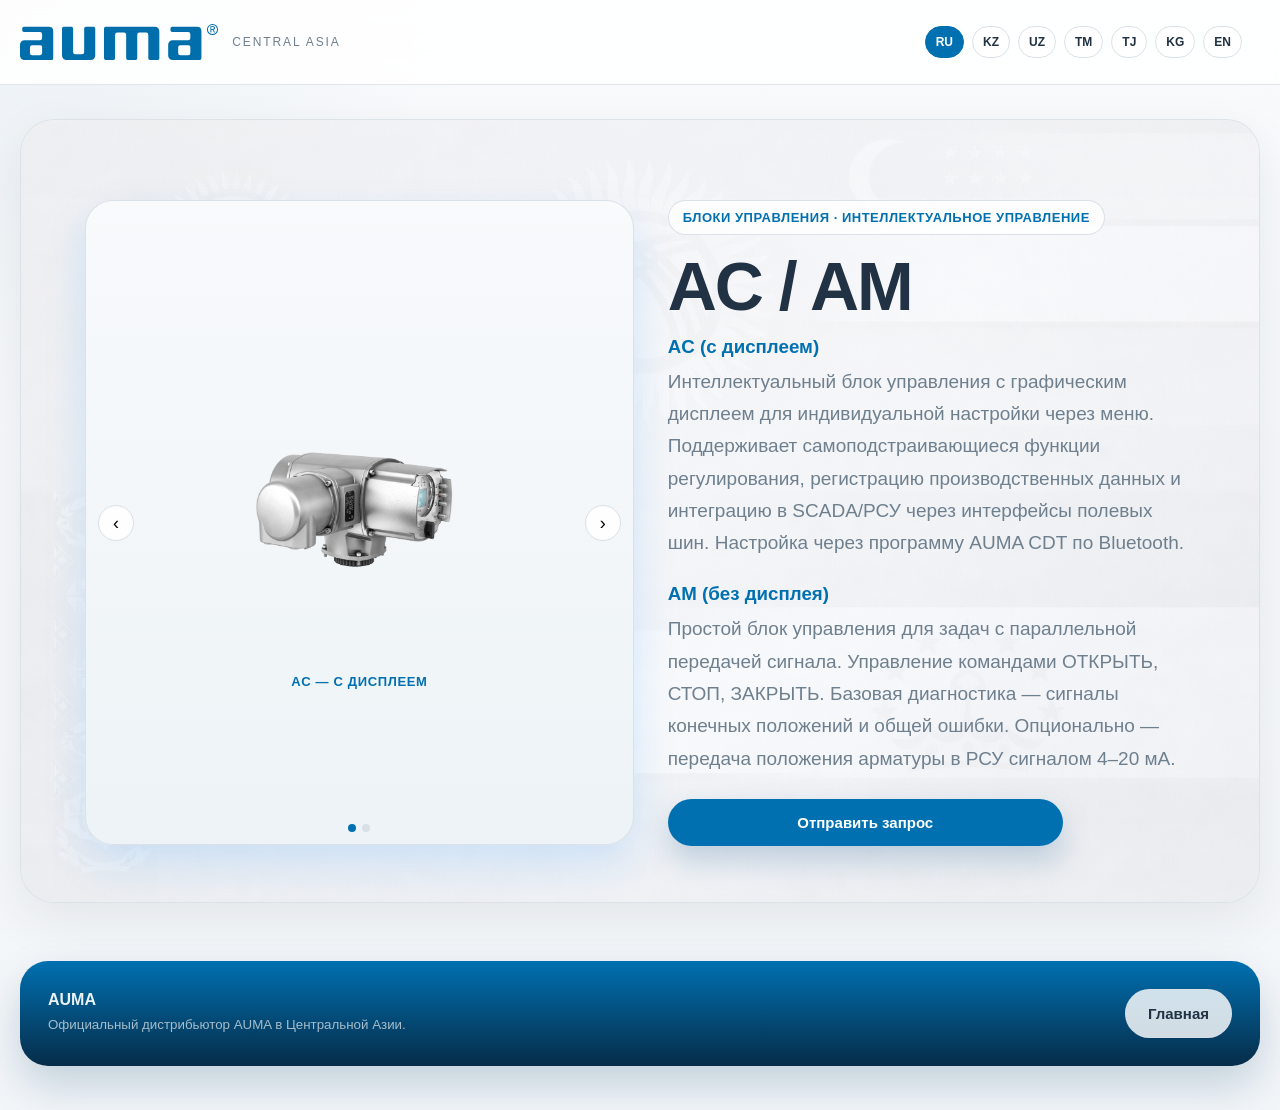
<file: ac-am.html>
<!DOCTYPE html>
<html lang="ru">
<head>
    <meta charset="UTF-8" />
    <meta name="viewport" content="width=device-width, initial-scale=1.0" />
    <title>AUMA Central Asia</title>
    <meta name="description" content="Официальный дистрибьютор AUMA в Центральной Азии. Электрические приводы, редукторы, блоки управления. Казахстан, Узбекистан, Кыргызстан, Таджикистан, Туркменистан.">
    <meta name="keywords" content="AUMA, электроприводы, арматура, Казахстан, Центральная Азия, дистрибьютор">
    <meta name="author" content="Actuator Service">

    <!-- Open Graph — как сайт выглядит при шеринге в мессенджерах -->
    <meta property="og:title" content="AUMA Central Asia — официальный дистрибьютор">
    <meta property="og:description" content="Электрические приводы и промышленная арматура для Центральной Азии.">
    <meta property="og:type" content="website">
    <meta property="og:url" content="https://auma.asia">

    <link rel="stylesheet" href="style.css" />
</head>
<body>  

    <header class="topbar">
        <div class="container topbar-inner">
            <a class="logo-wrap" href="index.html" aria-label="AUMA Central Asia">
            <img src="img/auma-logo.svg" alt="AUMA" style="height:36px;">
            <span style="font-size:12px;letter-spacing:0.16em;text-transform:uppercase;color:var(--muted);" data-i18n="brandRegion">Central Asia</span>
            </a>
        <div class="lang-switch" aria-label="Переключение языка">
            <button class="lang-btn active" data-lang="ru">RU</button>
            <button class="lang-btn" data-lang="kk">KZ</button>
            <button class="lang-btn" data-lang="uz">UZ</button>
            <button class="lang-btn" data-lang="tk">TM</button>
            <button class="lang-btn" data-lang="tg">TJ</button>
            <button class="lang-btn" data-lang="ky">KG</button>
            <button class="lang-btn" data-lang="en">EN</button>
        </div>
        </div>
    </header>
    
<!-- Hero-секция с крупным фото и описанием продукта -->
    <section class="hero">
        <div class="container">
        <div class="hero-card">
        <div class="hero-inner">

             <!-- Левая часть — слайдер фото -->
                <div class="visual-frame" style="position: relative; min-height: 645px; display: flex; align-items: center; justify-content: center; overflow: hidden; border-radius: 28px;">
          

                <div style="width: 100%; height: 100%; display: flex; flex-direction: column; align-items: center; justify-content: center; padding: 24px;">
                    <img id="slide-img" src="img/ac.png" style="max-height: 305px; object-fit: contain; transition: opacity 0.3s ease;">
                    <div id="slide-caption" style="margin-top: 12px; font-size: 13px; font-weight: 700; color: var(--brand); letter-spacing: 0.05em; text-transform: uppercase;">AC — с дисплеем</div>
                </div>
                <!-- Кнопки -->
                <button onclick="prevSlide()" style="position: absolute; left: 12px; top: 50%; transform: translateY(-50%); background: rgba(255,255,255,0.9); border: 1px solid var(--line); border-radius: 50%; width: 36px; height: 36px; cursor: pointer; font-size: 18px; line-height: 1;">‹</button>
                <button onclick="nextSlide()" style="position: absolute; right: 12px; top: 50%; transform: translateY(-50%); background: rgba(255,255,255,0.9); border: 1px solid var(--line); border-radius: 50%; width: 36px; height: 36px; cursor: pointer; font-size: 18px; line-height: 1;">›</button>

                <!-- Точки -->
                <div style="position: absolute; bottom: 12px; left: 50%; transform: translateX(-50%); display: flex; gap: 6px;">
                    <span id="dot-0" onclick="goSlide(0)" style="width: 8px; height: 8px; border-radius: 50%; background: var(--brand); cursor: pointer;"></span>
                    <span id="dot-1" onclick="goSlide(1)" style="width: 8px; height: 8px; border-radius: 50%; background: var(--line); cursor: pointer;"></span>
                </div>

                </div>


            <!-- Правая часть — текст -->
            <div>
            <div class="eyebrow" data-i18n="eyebrow">Блоки управления · Интеллектуальное управление</div>

            <h1>AC / AM</h1>

            <div style="margin-bottom: 24px;">
                <h3 style="margin: 0 0 8px; color: var(--brand);">AC (с дисплеем)</h3>
                <p style="color: var(--muted); line-height: 1.7; margin: 0;" data-i18n="descSQ">
                Интеллектуальный блок управления с графическим дисплеем для индивидуальной настройки через меню. Поддерживает самоподстраивающиеся функции регулирования, регистрацию производственных данных и интеграцию в SCADA/РСУ через интерфейсы полевых шин. Настройка через программу AUMA CDT по Bluetooth.
                </p>
            </div>

            <div style="margin-bottom: 24px;">
                <h3 style="margin: 0 0 8px; color: var(--brand);">AM (без дисплея)</h3>
                <p style="color: var(--muted); line-height: 1.7; margin: 0;" data-i18n="descSQR">
                Простой блок управления для задач с параллельной передачей сигнала. Управление командами ОТКРЫТЬ, СТОП, ЗАКРЫТЬ. Базовая диагностика — сигналы конечных положений и общей ошибки. Опционально — передача положения арматуры в РСУ сигналом 4–20 мА.
                </p>
            </div>


            <div style="display: flex; gap: 12px; flex-wrap: wrap;">
                <a href="index.html#contacts" class="btn btn-primary" style="min-width: 395px;" data-i18n="sendRequest">Отправить запрос</a>
            </div>

            </div>
        </div>
        </div>
        </div>
    </section>

    <footer class="footer">
        <div class="container">
        <div class="footer-card">
            <div>
            <strong>AUMA</strong>
            <small data-i18n="footerText">Официальный дистрибьютор AUMA в Центральной Азии.</small>
            </div>
            <a class="btn btn-secondary" href="index.html" data-i18n="backTop">Главная</a>
        </div>
        </div>
    </footer>

    <div class="modal" id="detailModal" aria-hidden="true">
        <div class="modal-card">
        <div class="modal-head">
            <div>
            <div class="muted" id="modalSerie"></div>
            </div>
        </div>
        </div>
    </div>

    <script>
const dicts = {
        ru: {
            eyebrow: "Блоки управления · Интеллектуальное управление",
            brandRegion: "Central Asia",
            footerText: "Официальный дистрибьютор AUMA в Центральной Азии.",
            backTop: "Главная",
            sendRequest: "Отправить запрос",
            descSQ: "Интеллектуальный блок управления с графическим дисплеем для индивидуальной настройки через меню. Поддерживает самоподстраивающиеся функции регулирования, регистрацию производственных данных и интеграцию в SCADA/РСУ через интерфейсы полевых шин. Настройка через программу AUMA CDT по Bluetooth.",
            descSQR: "Простой блок управления для задач с параллельной передачей сигнала. Управление командами ОТКРЫТЬ, СТОП, ЗАКРЫТЬ. Базовая диагностика — сигналы конечных положений и общей ошибки. Опционально — передача положения арматуры в РСУ сигналом 4–20 мА.",
        },
        kk: {
            eyebrow: "Басқару блоктары · Интеллектуалды басқару",
            brandRegion: "Орталық Азия",
            footerText: "Орталық Азиядағы AUMA ресми дистрибьюторы.",
            backTop: "Басты бет",
            sendRequest: "Сұраныс жіберу",
            descSQ: "Мәзір арқылы жеке баптауға арналған графикалық дисплейі бар интеллектуалды басқару блогы. Өздігінен реттеу функцияларын, өндірістік деректерді тіркеуді және өріс шиналары интерфейстері арқылы SCADA/РСУ-ға интеграцияны қолдайды. AUMA CDT бағдарламасы арқылы Bluetooth бойынша баптау.",
            descSQR: "Параллель сигнал беруді қажет ететін тапсырмалар үшін қарапайым басқару блогы. АШУ, СТОП, ЖАБУ командалары арқылы басқару. Негізгі диагностика — шекті жағдайлар мен жалпы қате сигналдары. Опционалды — арматура жағдайын РСУ-ға 4–20 мА сигналымен беру.",
        },
        uz: {
            eyebrow: "Boshqaruv bloklari · Intellektual boshqaruv",
            brandRegion: "Markaziy Osiyo",
            footerText: "Markaziy Osiyoda AUMA rasmiy distribyutori.",
            backTop: "Bosh sahifa",
            sendRequest: "So'rov yuborish",
            descSQ: "Menyu orqali individual sozlash uchun grafik displeyga ega intellektual boshqaruv bloki. O'z-o'zini moslashtiradigan tartibga solish funksiyalarini, ishlab chiqarish ma'lumotlarini ro'yxatga olishni va dala shinasi interfeyslari orqali SCADA/DCS ga integratsiyani qo'llab-quvvatlaydi. Bluetooth orqali AUMA CDT dasturi yordamida sozlash.",
            descSQR: "Parallel signal uzatish vazifalariga mo'ljallangan oddiy boshqaruv bloki. OCHISH, TO'XTATISH, YOPISH buyruqlari bilan boshqaruv. Asosiy diagnostika — oxirgi holatlar va umumiy xato signallari. Ixtiyoriy — armatura holatini DCS ga 4–20 mA signali orqali uzatish.",
        },
        tk: {
            eyebrow: "Dolandyryş bloklary · Intellektual dolandyryş",
            brandRegion: "Merkezi Aziýa",
            footerText: "Merkezi Aziýada AUMA resmi distribýutory.",
            backTop: "Baş sahypa",
            sendRequest: "Sorag ibermek",
            descSQ: "Menýu arkaly aýratyn sazlamak üçin grafiki displeýli intellektual dolandyryş blogy. Öz-özüni sazlaýan kadalaşdyrma funksiýalaryny, önümçilik maglumatlaryny hasaba almagy we meýdan şinasy interfeýsleri arkaly SCADA/DCS-a integrasiýany goldaýar. Bluetooth arkaly AUMA CDT programmasy bilen sazlamak.",
            descSQR: "Parallel signal geçirmek wezipeleri üçin ýönekeý dolandyryş blogy. AÇ, DUR, ÝAP buýruklary bilen dolandyryş. Esasy diagnostika — soňky ýagdaý we umumy ýalňyşlyk signallary. Islege görä — armaturanyň ýagdaýyny DCS-a 4–20 mA signaly arkaly geçirmek.",
        },
        tg: {
            eyebrow: "Блокҳои идоракунӣ · Идоракунии интеллектуалӣ",
            brandRegion: "Осиёи Марказӣ",
            footerText: "Дистрибьютори расмии AUMA дар Осиёи Марказӣ.",
            backTop: "Саҳифаи асосӣ",
            sendRequest: "Фиристодани дархост",
            descSQ: "Блоки идоракунии интеллектуалӣ бо дисплейи графикӣ барои танзими инфиродӣ тавассути меню. Функсияҳои худтанзимкунии танзимотро, қайди маълумоти истеҳсолӣ ва интеграсияро ба SCADA/РСУ тавассути интерфейсҳои шинаи майдон дастгирӣ мекунад. Танзим тавассути барномаи AUMA CDT бо Bluetooth.",
            descSQR: "Блоки оддии идоракунӣ барои вазифаҳои интиқоли параллелии сигнал. Идоракунӣ бо фармонҳои КУШ, СТОП, ПӮШ. Диагностикаи асосӣ — сигналҳои мавқеъҳои ниҳоӣ ва хатои умумӣ. Ихтиёран — интиқоли мавқеи арматура ба РСУ бо сигнали 4–20 мА.",
        },
        ky: {
            eyebrow: "Башкаруу блоктору · Интеллектуалдык башкаруу",
            brandRegion: "Борбордук Азия",
            footerText: "Борбордук Азиядагы AUMA расмий дистрибьютору.",
            backTop: "Башкы бет",
            sendRequest: "Суроо жөнөтүү",
            descSQ: "Меню аркылуу жеке баптоо үчүн графикалык дисплейи бар интеллектуалдык башкаруу блогу. Өздүгүнөн жөнгө салуу функцияларын, өндүрүштүк маалыматтарды каттоону жана талаа шинасынын интерфейстери аркылуу SCADA/РСУга интеграцияны колдойт. Bluetooth аркылуу AUMA CDT программасы менен баптоо.",
            descSQR: "Параллель сигнал берүү тапшырмалары үчүн жөнөкөй башкаруу блогу. АЧ, СТОП, ЖАП буйруктары менен башкаруу. Негизги диагностика — чектик абалдар жана жалпы ката сигналдары. Каалоо боюнча — арматуранын абалын РСУга 4–20 мА сигналы аркылуу берүү.",
        },
        en: {
            eyebrow: "Control units · Intelligent control",
            brandRegion: "Central Asia",
            footerText: "Official AUMA distributor in Central Asia.",
            backTop: "Home",
            sendRequest: "Send request",
            descSQ: "Intelligent control unit with graphical display for individual configuration via menu. Supports self-adjusting control functions, production data logging and integration into SCADA/DCS via fieldbus interfaces. Configuration via AUMA CDT software over Bluetooth.",
            descSQR: "Simple control unit for tasks with parallel signal transmission. Control via OPEN, STOP, CLOSE commands. Basic diagnostics — end position and general fault signals. Optional — valve position feedback to DCS via 4–20 mA signal.",
        },
    };

        let currentDict = dicts.ru;

            function applyLang(lang) {
            const d = dicts[lang];
            if (!d) return;
            currentDict = d;

            document.querySelectorAll('[data-i18n]').forEach(el => {
                const key = el.getAttribute('data-i18n');
                if (d[key] !== undefined) el.textContent = d[key];
            });

            document.querySelectorAll('[data-i18n-placeholder]').forEach(el => {
                const key = el.getAttribute('data-i18n-placeholder');
                if (d[key] !== undefined) el.placeholder = d[key];
            });

            document.querySelectorAll('.lang-btn').forEach(btn => {
                btn.classList.toggle('active', btn.dataset.lang === lang);
            });

            document.documentElement.lang = lang;
            }

            document.querySelectorAll('.lang-btn').forEach(btn => {
            btn.addEventListener('click', () => applyLang(btn.dataset.lang));
            });

            applyLang('ru');

        const slides = ['img/ac.png', 'img/am.png'];
            const captions = ['AC — с дисплеем', 'AM — без дисплея'];
            let currentSlide = 0;

            function goSlide(n) {
            const img = document.getElementById('slide-img');
            img.style.opacity = '0';
            setTimeout(() => {
                currentSlide = n;
                img.src = slides[currentSlide];
                img.style.opacity = '1';
                document.getElementById('slide-caption').textContent = captions[currentSlide];
                document.getElementById('dot-0').style.background = currentSlide === 0 ? 'var(--brand)' : 'var(--line)';
                document.getElementById('dot-1').style.background = currentSlide === 1 ? 'var(--brand)' : 'var(--line)';
            }, 150);
            }

            function nextSlide() { goSlide((currentSlide + 1) % slides.length); }
            function prevSlide() { goSlide((currentSlide - 1 + slides.length) % slides.length); 
        }
    </script>
</body>
</html>
</file>
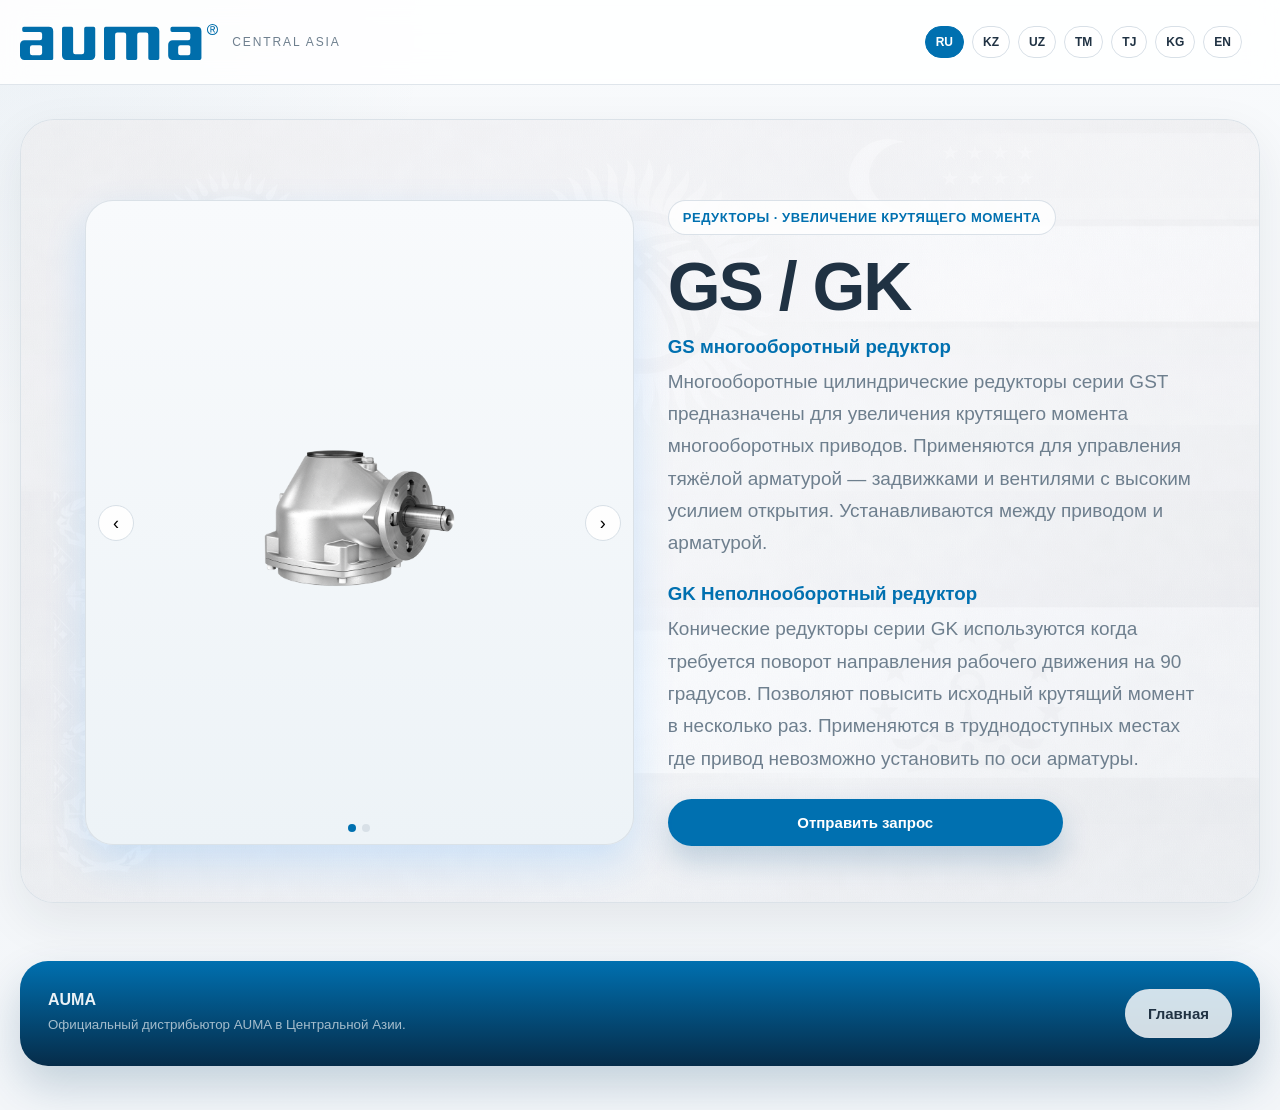
<file: gk-gs.html>
<!DOCTYPE html>
<html lang="ru">
<head>
    <meta charset="UTF-8" />
    <meta name="viewport" content="width=device-width, initial-scale=1.0" />
    <title>AUMA Central Asia</title>
    <meta name="description" content="Официальный дистрибьютор AUMA в Центральной Азии. Электрические приводы, редукторы, блоки управления. Казахстан, Узбекистан, Кыргызстан, Таджикистан, Туркменистан.">
    <meta name="keywords" content="AUMA, электроприводы, арматура, Казахстан, Центральная Азия, дистрибьютор">
    <meta name="author" content="Actuator Service">

    <!-- Open Graph — как сайт выглядит при шеринге в мессенджерах -->
    <meta property="og:title" content="AUMA Central Asia — официальный дистрибьютор">
    <meta property="og:description" content="Электрические приводы и промышленная арматура для Центральной Азии.">
    <meta property="og:type" content="website">
    <meta property="og:url" content="https://auma.asia">

    <link rel="stylesheet" href="style.css" />
</head>
<body>  

    <header class="topbar">
        <div class="container topbar-inner">
            <a class="logo-wrap" href="index.html" aria-label="AUMA Central Asia">
            <img src="img/auma-logo.svg" alt="AUMA" style="height:36px;">
            <span style="font-size:12px;letter-spacing:0.16em;text-transform:uppercase;color:var(--muted);" data-i18n="brandRegion">Central Asia</span>
            </a>
        <div class="lang-switch" aria-label="Переключение языка">
            <button class="lang-btn active" data-lang="ru">RU</button>
            <button class="lang-btn" data-lang="kk">KZ</button>
            <button class="lang-btn" data-lang="uz">UZ</button>
            <button class="lang-btn" data-lang="tk">TM</button>
            <button class="lang-btn" data-lang="tg">TJ</button>
            <button class="lang-btn" data-lang="ky">KG</button>
            <button class="lang-btn" data-lang="en">EN</button>
        </div>
        </div>
    </header>
    
<!-- Hero-секция с крупным фото и описанием продукта -->
    <section class="hero">
        <div class="container">
        <div class="hero-card">
        <div class="hero-inner">

             <!-- Левая часть — слайдер фото -->
                <div class="visual-frame" style="position: relative; min-height: 645px; display: flex; align-items: center; justify-content: center; overflow: hidden; border-radius: 28px;">
          

                <div style="width: 100%; height: 100%; display: flex; flex-direction: column; align-items: center; justify-content: center; padding: 24px;">
                    <img id="slide-img" src="img/gk.png" style="max-height: 350px; object-fit: contain; transition: opacity 0.3s ease;">
                    <div id="slide-caption" style="margin-top: 12px; font-size: 13px; font-weight: 700; color: var(--brand); letter-spacing: 0.05em; text-transform: uppercase;"></div>
                </div>
                <!-- Кнопки -->
                <button onclick="prevSlide()" style="position: absolute; left: 12px; top: 50%; transform: translateY(-50%); background: rgba(255,255,255,0.9); border: 1px solid var(--line); border-radius: 50%; width: 36px; height: 36px; cursor: pointer; font-size: 18px; line-height: 1;">‹</button>
                <button onclick="nextSlide()" style="position: absolute; right: 12px; top: 50%; transform: translateY(-50%); background: rgba(255,255,255,0.9); border: 1px solid var(--line); border-radius: 50%; width: 36px; height: 36px; cursor: pointer; font-size: 18px; line-height: 1;">›</button>

                <!-- Точки -->
                <div style="position: absolute; bottom: 12px; left: 50%; transform: translateX(-50%); display: flex; gap: 6px;">
                    <span id="dot-0" onclick="goSlide(0)" style="width: 8px; height: 8px; border-radius: 50%; background: var(--brand); cursor: pointer;"></span>
                    <span id="dot-1" onclick="goSlide(1)" style="width: 8px; height: 8px; border-radius: 50%; background: var(--line); cursor: pointer;"></span>
                </div>

                </div>


            <!-- Правая часть — текст -->
            <div>
            <div class="eyebrow" data-i18n="eyebrow">Блоки управления · Интеллектуальное управление</div>

            <h1>GS / GK</h1>

            <div style="margin-bottom: 24px;">
                <h3 style="margin: 0 0 8px; color: var(--brand);">GS многооборотный редуктор</h3>
                <p style="color: var(--muted); line-height: 1.7; margin: 0;" data-i18n="descGST">
                GS (Цилиндрический редуктор) Многооборотные цилиндрические редукторы серии GST предназначены для увеличения крутящего момента многооборотных приводов. Применяются для управления тяжёлой арматурой — задвижками и вентилями с высоким усилием открытия. Устанавливаются между приводом и арматурой.
            </div>

            <div style="margin-bottom: 24px;">
                <h3 style="margin: 0 0 8px; color: var(--brand);">GK Неполнооборотный редуктор</h3>
                <p style="color: var(--muted); line-height: 1.7; margin: 0;" data-i18n="descGK">
                Простой блок управления для задач с параллельной передачей сигнала. Управление командами ОТКРЫТЬ, СТОП, ЗАКРЫТЬ. Базовая диагностика — сигналы конечных положений и общей ошибки. Опционально — передача положения арматуры в РСУ сигналом 4–20 мА.
                </p>
            </div>


            <div style="display: flex; gap: 12px; flex-wrap: wrap;">
                <a href="index.html#contacts" class="btn btn-primary" style="min-width: 395px;" data-i18n="sendRequest">Отправить запрос</a>
            </div>

            </div>
        </div>
        </div>
        </div>
    </section>

    <footer class="footer">
        <div class="container">
        <div class="footer-card">
            <div>
            <strong>AUMA</strong>
            <small data-i18n="footerText">Официальный дистрибьютор AUMA в Центральной Азии.</small>
            </div>
            <a class="btn btn-secondary" href="index.html" data-i18n="backTop">Главная</a>
        </div>
        </div>
    </footer>

    <div class="modal" id="detailModal" aria-hidden="true">
        <div class="modal-card">
        <div class="modal-head">
            <div>
            <div class="muted" id="modalSerie"></div>
            </div>
        </div>
        </div>
    </div>

    <script>
    const dicts = {
        ru: {
            eyebrow: "Редукторы · Увеличение крутящего момента",
            brandRegion: "Central Asia",
            footerText: "Официальный дистрибьютор AUMA в Центральной Азии.",
            backTop: "Главная",
            sendRequest: "Отправить запрос",
            Torque_range: "Диапазон крутящего момента",
            titleGST: "GST — Цилиндрический редуктор",
            titleGK: "GK — Конический редуктор",
            descGST: "Многооборотные цилиндрические редукторы серии GST предназначены для увеличения крутящего момента многооборотных приводов. Применяются для управления тяжёлой арматурой — задвижками и вентилями с высоким усилием открытия. Устанавливаются между приводом и арматурой.",
            descGK: "Конические редукторы серии GK используются когда требуется поворот направления рабочего движения на 90 градусов. Позволяют повысить исходный крутящий момент в несколько раз. Применяются в труднодоступных местах где привод невозможно установить по оси арматуры.",
            captionGK: "GK — Конический редуктор",
            captionGS: "GST — Цилиндрический редуктор",
        },
        kk: {
            eyebrow: "Редукторлар · Бұрылыс моментін арттыру",
            brandRegion: "Орталық Азия",
            footerText: "Орталық Азиядағы AUMA ресми дистрибьюторы.",
            backTop: "Басты бет",
            sendRequest: "Сұраныс жіберу",
            Torque_range: "Қозғалтқыш моментінің диапазоны",
            titleGST: "GST — Цилиндрлік редуктор",
            titleGK: "GK — Конустық редуктор",
            descGST: "GST сериялы көпайналымды цилиндрлік редукторлар көпайналымды жетектердің бұрылыс моментін арттыруға арналған. Ашу күші жоғары ауыр арматураны — задвижкалар мен вентильдерді басқару үшін қолданылады. Жетек пен арматура арасына орнатылады.",
            descGK: "GK сериялы конустық редукторлар жұмыс қозғалысының бағытын 90 градусқа бұру қажет болғанда қолданылады. Бастапқы бұрылыс моментін бірнеше есе арттыруға мүмкіндік береді. Жетекті арматура осіне орнату мүмкін болмайтын қол жетпейтін жерлерде қолданылады.",
            captionGK: "GK — Конустық редуктор",
            captionGS: "GST — Цилиндрлік редуктор",
        },
        uz: {
            eyebrow: "Reduktorlar · Burilish momentini oshirish",
            brandRegion: "Markaziy Osiyo",
            footerText: "Markaziy Osiyoda AUMA rasmiy distribyutori.",
            backTop: "Bosh sahifa",
            sendRequest: "So'rov yuborish",
            Torque_range: "Aylanma moment diapazoni",
            titleGST: "GST — Silindrli reduktor",
            titleGK: "GK — Konusli reduktor",
            descGST: "GST seriyali ko'p aylanishli silindrli reduktorlar ko'p aylanishli yuritmalarning burilish momentini oshirish uchun mo'ljallangan. Ochish kuchi yuqori og'ir armatura — zasovlar va ventillarni boshqarish uchun ishlatiladi. Yuritma va armatura o'rtasiga o'rnatiladi.",
            descGK: "GK seriyali konusli reduktorlar ish harakatining yo'nalishini 90 gradusga burish kerak bo'lganda ishlatiladi. Dastlabki burilish momentini bir necha baravar oshirish imkonini beradi. Yuritmani armatura o'qiga o'rnatib bo'lmaydigan qiyin joylarda qo'llaniladi.",
            captionGK: "GK — Konusli reduktor",
            captionGS: "GST — Silindrli reduktor",
        },
        tk: {
            eyebrow: "Reduktorlar · Tork güýjüni artdyrmak",
            brandRegion: "Merkezi Aziýa",
            footerText: "Merkezi Aziýada AUMA resmi distribýutory.",
            backTop: "Baş sahypa",
            sendRequest: "Sorag ibermek",
            Torque_range: "Tork diapazony",
            titleGST: "GST — Silindrli reduktor",
            titleGK: "GK — Konus reduktory",
            descGST: "GST seriýaly köp aýlanmaly silindrli reduktorlar köp aýlanmaly hereketlendirijileriň tork güýjüni artdyrmak üçin niýetlenendir. Açmak güýji ýokary agyr armatura — zasowlar we wentiller üçin dolandyrmakda ulanylýar. Hereketlendiriji bilen armatura arasyna oturdylýar.",
            descGK: "GK seriýaly konus reduktorlary iş hereketi ugurlaryny 90 dereje öwürmek zerur bolanda ulanylýar. Başlangyç tork güýjüni birnäçe esse artdyrmaga mümkinçilik berýär. Hereketlendirijini armatura okuny boýunça goýmak mümkin bolmadyk elýetmez ýerlerde ulanylýar.",
            captionGK: "GK — Konus reduktory",
            captionGS: "GST — Silindrli reduktor",
        },
        tg: {
            eyebrow: "Редукторҳо · Зиёд кардани лаҳзаи гардиш",
            brandRegion: "Осиёи Марказӣ",
            footerText: "Дистрибьютори расмии AUMA дар Осиёи Марказӣ.",
            backTop: "Саҳифаи асосӣ",
            sendRequest: "Фиристодани дархост",
            Torque_range: "Диапазони лаҳзаи гардиш",
            titleGST: "GST — Редуктори силиндрӣ",
            titleGK: "GK — Редуктори конусӣ",
            descGST: "Редукторҳои силиндрии гардиши бисёр силсилаи GST барои зиёд кардани лаҳзаи гардиши муҳаррикҳои гардиши бисёр пешбинӣ шудаанд. Барои идоракунии арматураи вазнин — задвижкаҳо ва вентилҳо бо қувваи баланди кушодан истифода мешаванд. Байни муҳаррик ва арматура насб карда мешаванд.",
            descGK: "Редукторҳои конусии силсилаи GK вақте истифода мешаванд, ки бояд самти ҳаракати корӣ ба 90 дараҷа тағйир дода шавад. Имкон медиҳанд лаҳзаи гардиши аввалиро чандин маротиба зиёд кунанд. Дар ҷойҳои душворрас, ки насб кардани муҳаррик аз рӯи меҳвари арматура ғайриимкон аст, истифода мешаванд.",
            captionGK: "GK — Редуктори конусӣ",
            captionGS: "GST — Редуктори силиндрӣ",
        },
        ky: {
            eyebrow: "Редукторлор · Айлануу моментин жогорулатуу",
            brandRegion: "Борбордук Азия",
            footerText: "Борбордук Азиядагы AUMA расмий дистрибьютору.",
            backTop: "Башкы бет",
            sendRequest: "Суроо жөнөтүү",
            Torque_range: "Айлануу моментинин диапазону",
            titleGST: "GST — Цилиндрдик редуктор",
            titleGK: "GK — Конустук редуктор",
            descGST: "GST сериялуу көп айланмалуу цилиндрдик редукторлор көп айланмалуу жетектердин айлануу моментин жогорулатуу үчүн арналган. Ачуу күчү жогору оор арматураны — задвижкаларды жана вентилдерди башкаруу үчүн колдонулат. Жетек менен арматуранын ортосуна орнотулат.",
            descGK: "GK сериялуу конустук редукторлор иш кыймылынын багытын 90 градуска бурушу керек болгондо колдонулат. Баштапкы айлануу моментин бир нече эсе жогорулатууга мүмкүндүк берет. Жетекти арматуранын огу боюнча орнотуу мүмкүн болбогон кол жеткис жерлерде колдонулат.",
            captionGK: "GK — Конустук редуктор",
            captionGS: "GST — Цилиндрдик редуктор",
        },
        en: {
            eyebrow: "Gearboxes · Torque multiplication",
            brandRegion: "Central Asia",
            footerText: "Official AUMA distributor in Central Asia.",
            backTop: "Home",
            sendRequest: "Send request",
            Torque_range: "Torque range",
            titleGST: "GST — Spur gearbox",
            titleGK: "GK — Bevel gearbox",
            descGST: "The GST series multi-turn spur gearboxes are designed to increase the torque of multi-turn actuators. Used for controlling heavy valves — gate valves and globe valves with high opening force. Installed between the actuator and the valve.",
            descGK: "The GK series bevel gearboxes are used when the direction of working movement needs to be turned 90 degrees. They allow multiplying the original torque several times. Used in hard-to-reach places where the actuator cannot be installed along the valve axis.",
            captionGK: "GK — Bevel gearbox",
            captionGS: "GST — Spur gearbox",
        },
};
        let currentDict = dicts.ru;

            function applyLang(lang) {
            const d = dicts[lang];
            if (!d) return;
            currentDict = d;

            document.querySelectorAll('[data-i18n]').forEach(el => {
                const key = el.getAttribute('data-i18n');
                if (d[key] !== undefined) el.textContent = d[key];
            });

            document.querySelectorAll('[data-i18n-placeholder]').forEach(el => {
                const key = el.getAttribute('data-i18n-placeholder');
                if (d[key] !== undefined) el.placeholder = d[key];
            });

            document.querySelectorAll('.lang-btn').forEach(btn => {
                btn.classList.toggle('active', btn.dataset.lang === lang);
            });

            document.documentElement.lang = lang;
            }

            document.querySelectorAll('.lang-btn').forEach(btn => {
            btn.addEventListener('click', () => applyLang(btn.dataset.lang));
            });

            applyLang('ru');

        const slides = ['img/gk.png', 'img/gs.png'];
            const captions = ['GK — Многооборотный редуктор', 'GS — Неполнооборотный редуктор'];
            let currentSlide = 0;

            function goSlide(n) {
            const img = document.getElementById('slide-img');
            img.style.opacity = '0';
            setTimeout(() => {
                currentSlide = n;
                img.src = slides[currentSlide];
                img.style.opacity = '1';
                document.getElementById('slide-caption').textContent = captions[currentSlide];
                document.getElementById('dot-0').style.background = currentSlide === 0 ? 'var(--brand)' : 'var(--line)';
                document.getElementById('dot-1').style.background = currentSlide === 1 ? 'var(--brand)' : 'var(--line)';
            }, 150);
            }

            function nextSlide() { goSlide((currentSlide + 1) % slides.length); }
            function prevSlide() { goSlide((currentSlide - 1 + slides.length) % slides.length); 
        }
    </script>
</body>
</html>
</file>
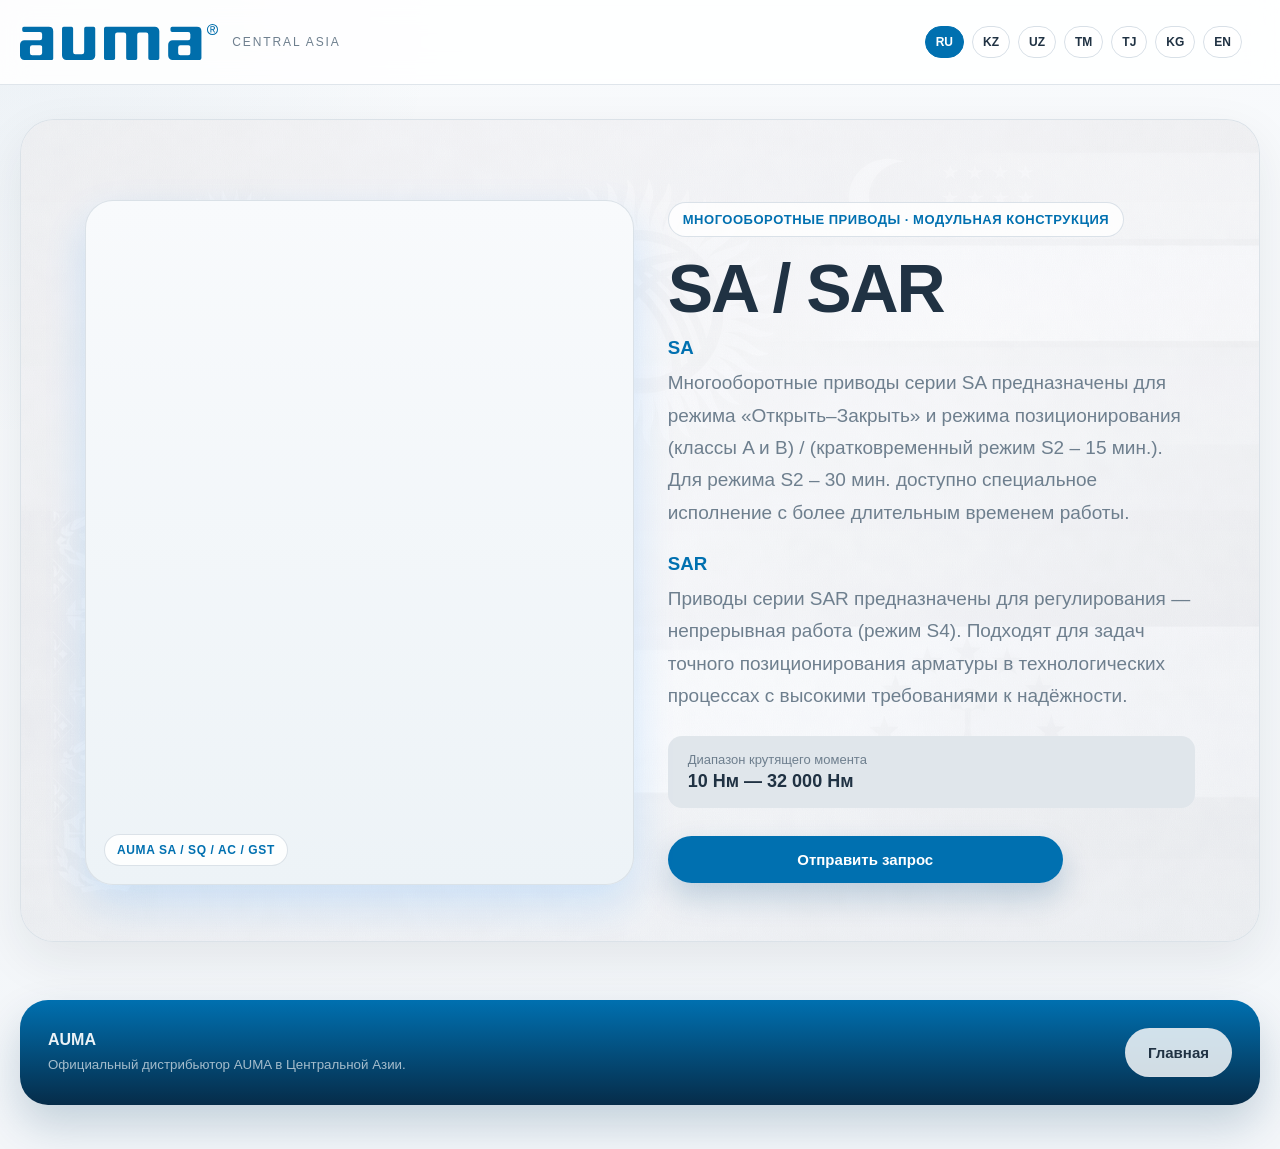
<file: sa-sar.html>
<!DOCTYPE html>
<html lang="ru">
<head>
    <meta charset="UTF-8" />
    <meta name="viewport" content="width=device-width, initial-scale=1.0" />
    <title>AUMA Central Asia</title>
    <meta name="description" content="Официальный дистрибьютор AUMA в Центральной Азии. Электрические приводы, редукторы, блоки управления. Казахстан, Узбекистан, Кыргызстан, Таджикистан, Туркменистан.">
    <meta name="keywords" content="AUMA, электроприводы, арматура, Казахстан, Центральная Азия, дистрибьютор">
    <meta name="author" content="Actuator Service">

    <!-- Open Graph — как сайт выглядит при шеринге в мессенджерах -->
    <meta property="og:title" content="AUMA Central Asia — официальный дистрибьютор">
    <meta property="og:description" content="Электрические приводы и промышленная арматура для Центральной Азии.">
    <meta property="og:type" content="website">
    <meta property="og:url" content="https://auma.asia">

    <link rel="stylesheet" href="style.css" />
</head>
<body>  

    <header class="topbar">
        <div class="container topbar-inner">
            <a class="logo-wrap" href="index.html" aria-label="AUMA Central Asia">
            <img src="img/auma-logo.svg" alt="AUMA" style="height:36px;">
            <span style="font-size:12px;letter-spacing:0.16em;text-transform:uppercase;color:var(--muted);" data-i18n="brandRegion">Central Asia</span>
            </a>
        <div class="lang-switch" aria-label="Переключение языка">
            <button class="lang-btn active" data-lang="ru">RU</button>
            <button class="lang-btn" data-lang="kk">KZ</button>
            <button class="lang-btn" data-lang="uz">UZ</button>
            <button class="lang-btn" data-lang="tk">TM</button>
            <button class="lang-btn" data-lang="tg">TJ</button>
            <button class="lang-btn" data-lang="ky">KG</button>
            <button class="lang-btn" data-lang="en">EN</button>
        </div>
        </div>
    </header>
    
<!-- Hero-секция с крупным фото и описанием продукта -->
    <section class="hero">
        <div class="container">
        <div class="hero-card">
        <div class="hero-inner">

            <!-- Левая часть — фото -->
            <div class="visual-frame hero-visual" style="
                background: url('https://www.auma.com/com/images/products/drehantriebe/37881/image-thumb__37881__product_details_header_image/sa.3c988321.png') center/150% no-repeat,
                linear-gradient(180deg, #f8fafc, #edf3f7);
                min-height: 685px;">
            </div>

            <!-- Правая часть — текст -->
            <div>
            <div class="eyebrow" data-i18n="eyebrow">Многооборотные приводы · Модульная конструкция</div>

            <h1>SA / SAR</h1>

            <div style="margin-bottom: 24px;">
                <h3 style="margin: 0 0 8px; color: var(--brand);">SA</h3>
                <p style="color: var(--muted); line-height: 1.7; margin: 0;" data-i18n="descSA">
                Многооборотные приводы серии SA предназначены для режима «Открыть–Закрыть» и режима позиционирования (классы A и B) / (кратковременный режим S2 – 15 мин.). Для режима S2 – 30 мин. доступно специальное исполнение с более длительным временем работы.
                </p>
            </div>

            <div style="margin-bottom: 24px;">
                <h3 style="margin: 0 0 8px; color: var(--brand);">SAR</h3>
                <p style="color: var(--muted); line-height: 1.7; margin: 0;" data-i18n="descSAR">
                Приводы серии SAR предназначены для регулирования — непрерывная работа (режим S4). Подходят для задач точного позиционирования арматуры в технологических процессах с высокими требованиями к надёжности.
                </p>
            </div>

            <div style="background: var(--surface-2); border-radius: 14px; padding: 16px 20px; margin-bottom: 28px;">
                <div style="font-size: 13px; color: var(--muted); margin-bottom: 4px;" data-i18n="Torque_range">Диапазон крутящего момента</div>
                <div style="font-size: 18px; font-weight: 700; color: var(--text);">10 Нм — 32 000 Нм</div>
            </div>

            <div style="display: flex; gap: 12px; flex-wrap: wrap;">
                <!--<a href="https://www.auma.com/ru_RU/produkte/Antriebe/drehantriebe/sa-p35477" target="_blank" class="btn btn-secondary" data-i18n="moreInfoSA">Подробнее про SA</a>
                <a href="https://www.auma.com/ru_RU/produkte/Antriebe/drehantriebe/sar-p31" target="_blank" class="btn btn-secondary" data-i18n="moreInfoSAR">Подробнее про SAR</a>
                <a href="https://www.auma.com/ru_RU/produkte/Antriebe/drehantriebe" target="_blank" class="btn btn-secondary" style="min-width: 395px;" data-i18n="allModels">Многооборотные приводы</a> -->
                <a href="index.html#contacts" class="btn btn-primary" style="min-width: 395px;" data-i18n="sendRequest">Отправить запрос</a>
            </div>

            </div>
        </div>
        </div>
        </div>
    </section>

    <footer class="footer">
        <div class="container">
        <div class="footer-card">
            <div>
            <strong>AUMA</strong>
            <small data-i18n="footerText">Официальный дистрибьютор AUMA в Центральной Азии.</small>
            </div>
            <a class="btn btn-secondary" href="index.html" data-i18n="backTop">Главная</a>
        </div>
        </div>
    </footer>

    <div class="modal" id="detailModal" aria-hidden="true">
        <div class="modal-card">
        <div class="modal-head">
            <div>
            <div class="muted" id="modalSerie"></div>
            </div>
        </div>
        </div>
    </div>

    <script>
        const dicts = {
            ru: {
                eyebrow: "Многооборотные приводы · Модульная конструкция",
                brandRegion: "Central Asia",
                footerText: "Официальный дистрибьютор AUMA в Центральной Азии.",
                backTop: "Главная",
                moreInfoSA: "Подробнее про SA",
                moreInfoSAR: "Подробнее про SAR",
                allModels: "Многооборотные приводы",
                sendRequest: "Отправить запрос",
                descSA: "Многооборотные приводы серии SA предназначены для режима «Открыть–Закрыть» и режима позиционирования (классы A и B) / (кратковременный режим S2 – 15 мин.). Для режима S2 – 30 мин. доступно специальное исполнение с более длительным временем работы.",
                descSAR: "Приводы серии SAR предназначены для регулирования — непрерывная работа (режим S4). Подходят для задач точного позиционирования арматуры в технологических процессах с высокими требованиями к надёжности.",
                Torque_range: "Диапазон крутящего момента",
            },
            kk: {
                eyebrow: "Көпайналымды жетектер · Модульді конструкция",
                brandRegion: "Орталық Азия",
                footerText: "Орталық Азиядағы AUMA ресми дистрибьюторы.",
                backTop: "Басты бет",
                moreInfoSA: "SA туралы толығырақ",
                moreInfoSAR: "SAR туралы толығырақ",
                allModels: "Көпайналымды жетектер",
                sendRequest: "Сұраныс жіберу",
                descSA: "SA сериялы көпайналымды жетектер «Ашу-Жабу» режимі мен позициялау режимі (A және B кластары) үшін арналған / (S2 қысқа мерзімді режимі – 15 мин.). S2 – 30 мин. режимі үшін ұзақ жұмыс уақыты бар арнайы нұсқасы қолжетімді.",
                descSAR: "SAR сериялы жетектер реттеу үшін арналған — үздіксіз жұмыс (S4 режимі). Сенімділік талаптары жоғары технологиялық процестердегі арматураның дәл позициялау тапсырмаларына қолайлы.",
                Torque_range: "Қозғалтқыш моментінің диапазоны",
            },
            uz: {
                eyebrow: "Ko'p aylanishli yuritmalar · Modulli konstruktsiya",
                brandRegion: "Markaziy Osiyo",
                footerText: "Markaziy Osiyoda AUMA rasmiy distribyutori.",
                backTop: "Bosh sahifa",
                moreInfoSA: "SA haqida batafsil",
                moreInfoSAR: "SAR haqida batafsil",
                allModels: "Ko'p aylanishli yuritmalar",
                sendRequest: "So'rov yuborish",
                descSA: "SA seriyali ko'p aylanishli yuritmalar «Ochiq-Yopiq» rejimi va pozitsiyalash rejimi (A va B sinflari) uchun mo'ljallangan / (S2 qisqa muddatli rejimi – 15 min.). S2 – 30 min. rejimi uchun uzoq ish vaqti bilan maxsus versiyasi mavjud.",
                descSAR: "SAR seriyali yuritmalar tartiblash uchun mo'ljallangan — uzluksiz ish (S4 rejimi). Ishonchlilik talablari yuqori bo'lgan texnologik jarayonlardagi armaturaning aniq pozitsiyalash vazifalariga qulay.",
                Torque_range: "Aylanma moment diapazoni",
            },
            tk: {
                eyebrow: "Köp aýlanmaly hereketlendirijiler · Modully gurluş",
                brandRegion: "Merkezi Aziýa",
                footerText: "Merkezi Aziýada AUMA resmi distribýutory.",
                backTop: "Baş sahypa",
                moreInfoSA: "SA barada giňişleýin",
                moreInfoSAR: "SAR barada giňişleýin",
                allModels: "Köp aýlanmaly hereketlendirijiler",
                sendRequest: "Sorag ibermek",
                descSA: "SA seriýaly köp aýlanmaly hereketlendirijiler «Açyk-Ýapyk» rejesi we pozisiýalaşdyrma rejesi (A we B synplary) üçin niýetlenendir / (S2 gysga möhletli rejesi – 15 min.). S2 – 30 min. rejesi üçin uzak iş wagty bilen ýörite wersiýasy elýeterlidir.",
                descSAR: "SAR seriýaly hereketlendirijiler tertiplemek üçin niýetlenendir — uzluksiz iş (S4 rejesi). Ygtybarlylyk talaplary ýokary bolan tehnologiýa proseslerindäki armaturanyň takyk pozisiýalaşdyrma wezipelerine amatly.",
                Torque_range: "Tork diapazony",
            
            },
            tg: {
                eyebrow: "Муҳаррикҳои гардиши бисёр · Конструкция модульная",
                brandRegion: "Осиёи Марказӣ",
                footerText: "Дистрибьютори расмии AUMA дар Осиёи Марказӣ.",
                backTop: "Саҳифаи асосӣ",
                moreInfoSA: "Муфассал дар бораи SA",
                moreInfoSAR: "Муфассал дар бораи SAR",
                allModels: "Муҳаррикҳои гардиши бисёр",
                sendRequest: "Фиристодани дархост",
                descSA: "Муҳаррикҳои гардиши бисёр силсилаи SA барои режими «Кушодан-Пӯшидан» ва режими позиционирӣ (классҳои A ва B) / (режими кӯтоҳмуддати S2 – 15 дақ.) пешбинӣ шудаанд. Барои режими S2 – 30 дақ. версияи махсус бо вақти кории дарозтар дастрас аст.",
                descSAR: "Муҳаррикҳои силсилаи SAR барои танзимот пешбинӣ шудаанд — кори доимӣ (режими S4). Барои вазифаҳои дақиқи позиционирии арматура дар равандҳои технологӣ бо талаботи баланд ба эътимоднокӣ мувофиқ аст.",
                Torque_range: "Момент диапазони",
            },  
            ky: {
                eyebrow: "Көп айланмалуу жетектер · Модульдук конструкция",
                brandRegion: "Борбордук Азия",
                footerText: "Борбордук Азиядагы AUMA расмий дистрибьютору.",
                backTop: "Башкы бет",
                moreInfoSA: "SA жөнүндө толук",
                moreInfoSAR: "SAR жөнүндө толук",
                allModels: "Көп айланмалуу жетектер",
                sendRequest: "Суроо жөнөтүү",
                descSA: "SA сериялуу көп айланмалуу жетектер «Ачуу-Жабуу» режими жана позициялоо режими (A жана B класстары) үчүн арналган / (S2 кыска мөөнөттүү режими – 15 мин.). S2 – 30 мин. режими үчүн узак иш убактысы бар атайын версиясы жеткиликтүү.",
                descSAR: "SAR сериялуу жетектер реттөө үчүн арналган — үзгүлтүксүз иш (S4 режими). Ишенимдүүлүк талаптары жогору болгон технологиялык процесстердеги арматуранын так позициялоо тапшыраларына ылайыктуу.",
                Torque_range: "Айлануу моментинин диапазону",
            },
            en: {
                eyebrow: "Multi-turn actuators · Modular design",
                brandRegion: "Central Asia",
                footerText: "Official AUMA distributor in Central Asia.",
                backTop: "Home",
                moreInfoSA: "More about SA",
                moreInfoSAR: "More about SAR",
                allModels: "Multi-turn actuators",
                sendRequest: "Send request",
                descSA: "The SA series multi-turn actuators are designed for 'Open-Close' mode and positioning mode (classes A and B) / (short-term S2 mode – 15 min.). For S2 – 30 min. mode, a special version with longer operating time is available.",
                descSAR: "The SAR series actuators are designed for control — continuous operation (S4 mode). Suitable for precise positioning tasks of valves in technological processes with high reliability requirements.",
                Torque_range: "Torque range",
            },
        };

        let currentDict = dicts.ru;

            function applyLang(lang) {
            const d = dicts[lang];
            if (!d) return;
            currentDict = d;

            document.querySelectorAll('[data-i18n]').forEach(el => {
                const key = el.getAttribute('data-i18n');
                if (d[key] !== undefined) el.textContent = d[key];
            });

            document.querySelectorAll('[data-i18n-placeholder]').forEach(el => {
                const key = el.getAttribute('data-i18n-placeholder');
                if (d[key] !== undefined) el.placeholder = d[key];
            });

            document.querySelectorAll('.lang-btn').forEach(btn => {
                btn.classList.toggle('active', btn.dataset.lang === lang);
            });

            document.documentElement.lang = lang;
            }

            document.querySelectorAll('.lang-btn').forEach(btn => {
            btn.addEventListener('click', () => applyLang(btn.dataset.lang));
            });

            applyLang('ru');

    </script>
</body>
</html>
</file>
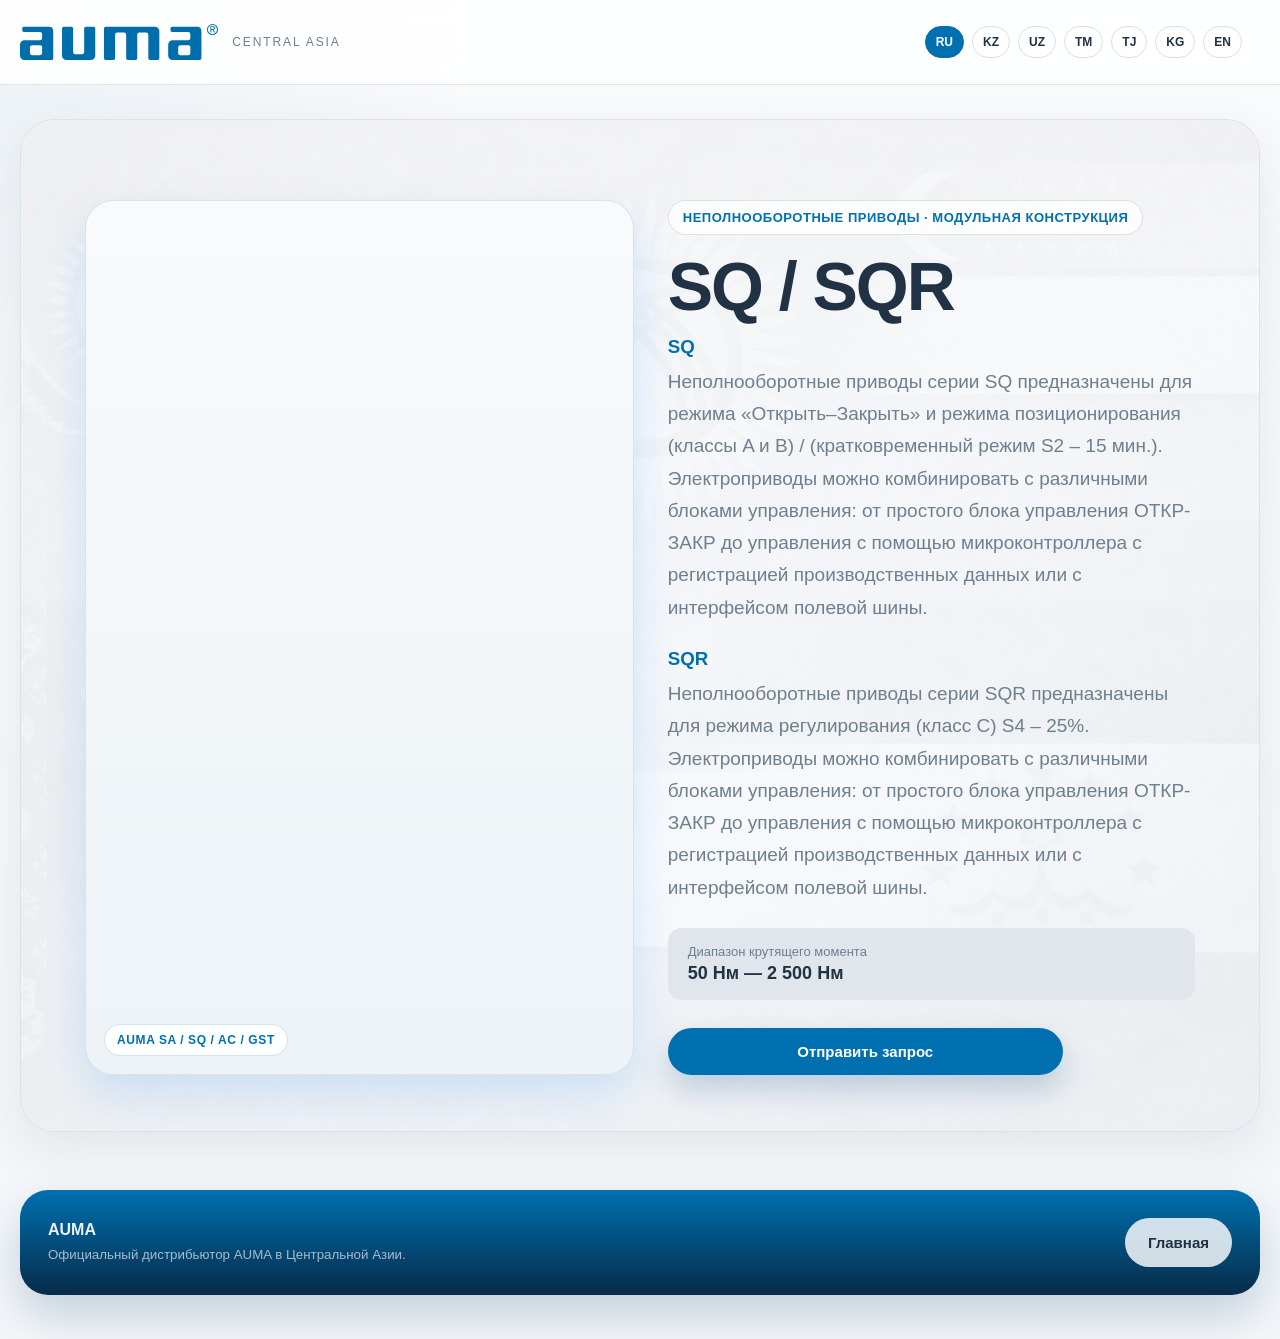
<file: sq-sqr.html>
<!DOCTYPE html>
<html lang="ru">
<head>
    <meta charset="UTF-8" />
    <meta name="viewport" content="width=device-width, initial-scale=1.0" />
    <title>AUMA Central Asia</title>
    <meta name="description" content="Официальный дистрибьютор AUMA в Центральной Азии. Электрические приводы, редукторы, блоки управления. Казахстан, Узбекистан, Кыргызстан, Таджикистан, Туркменистан.">
    <meta name="keywords" content="AUMA, электроприводы, арматура, Казахстан, Центральная Азия, дистрибьютор">
    <meta name="author" content="Actuator Service">

    <!-- Open Graph — как сайт выглядит при шеринге в мессенджерах -->
    <meta property="og:title" content="AUMA Central Asia — официальный дистрибьютор">
    <meta property="og:description" content="Электрические приводы и промышленная арматура для Центральной Азии.">
    <meta property="og:type" content="website">
    <meta property="og:url" content="https://auma.asia">

    <link rel="stylesheet" href="style.css" />
</head>
<body>  

    <header class="topbar">
        <div class="container topbar-inner">
            <a class="logo-wrap" href="index.html" aria-label="AUMA Central Asia">
            <img src="img/auma-logo.svg" alt="AUMA" style="height:36px;">
            <span style="font-size:12px;letter-spacing:0.16em;text-transform:uppercase;color:var(--muted);" data-i18n="brandRegion">Central Asia</span>
            </a>
        <div class="lang-switch" aria-label="Переключение языка">
            <button class="lang-btn active" data-lang="ru">RU</button>
            <button class="lang-btn" data-lang="kk">KZ</button>
            <button class="lang-btn" data-lang="uz">UZ</button>
            <button class="lang-btn" data-lang="tk">TM</button>
            <button class="lang-btn" data-lang="tg">TJ</button>
            <button class="lang-btn" data-lang="ky">KG</button>
            <button class="lang-btn" data-lang="en">EN</button>
        </div>
        </div>
    </header>
    
<!-- Hero-секция с крупным фото и описанием продукта -->
    <section class="hero">
        <div class="container">
        <div class="hero-card">
        <div class="hero-inner">

            <!-- Левая часть — фото -->
            <div class="visual-frame hero-visual" style="
                background: url('https://www.auma.com/com/images/products/schwenkantriebe/44355/image-thumb__44355__product_details_header_image/sq_sqr_1.dd46346a.png') center/180% no-repeat,
                linear-gradient(180deg, #f8fafc, #edf3f7);
                min-height: 875px;">
            </div>

            <!-- Правая часть — текст -->
            <div>
            <div class="eyebrow" data-i18n="eyebrow">Неполнооборотные приводы · Модульная конструкция</div>

            <h1>SQ / SQR</h1>

            <div style="margin-bottom: 24px;">
                <h3 style="margin: 0 0 8px; color: var(--brand);">SQ</h3>
                <p style="color: var(--muted); line-height: 1.7; margin: 0;" data-i18n="descSQ">
                Неполнооборотные приводы серии SQ предназначены для режима «Открыть–Закрыть» и режима позиционирования (классы A и B) / (кратковременный режим S2 – 15 мин.). Электроприводы можно комбинировать с различными блоками управления: от простого блока управления ОТКР-ЗАКР до управления с помощью микроконтроллера с регистрацией производственных данных или с интерфейсом полевой шины.
                </p>
            </div>

            <div style="margin-bottom: 24px;">
                <h3 style="margin: 0 0 8px; color: var(--brand);">SQR</h3>
                <p style="color: var(--muted); line-height: 1.7; margin: 0;" data-i18n="descSQR">
                Неполнооборотные приводы серии SQR предназначены для режима регулирования (класс C) S4 – 25%. Электроприводы можно комбинировать с различными блоками управления: от простого блока управления ОТКР-ЗАКР до управления с помощью микроконтроллера с регистрацией производственных данных или с интерфейсом полевой шины.

                </p>
            </div>

            <div style="background: var(--surface-2); border-radius: 14px; padding: 16px 20px; margin-bottom: 28px;">
                <div style="font-size: 13px; color: var(--muted); margin-bottom: 4px;" data-i18n="Torque_range">Диапазон крутящего момента</div>
                <div style="font-size: 18px; font-weight: 700; color: var(--text);">50 Нм — 2 500 Нм</div>
            </div>

            <div style="display: flex; gap: 12px; flex-wrap: wrap;">
                <!--<a href="https://www.auma.com/ru_RU/produkte/Antriebe/schwenkantriebe/sq-p35435" target="_blank" class="btn btn-secondary" data-i18n="moreInfoSA">Подробнее про SQ</a>
                #<a href="https://www.auma.com/ru_RU/produkte/Antriebe/schwenkantriebe/sqr-p35488" target="_blank" class="btn btn-secondary" data-i18n="moreInfoSAR">Подробнее про SQR</a>
                #<a href="https://www.auma.com/ru_RU/produkte/Antriebe/schwenkantriebe" target="_blank" class="btn btn-secondary" style="min-width: 395px;" data-i18n="allModels">Многооборотные приводы</a> -->
                <a href="index.html#contacts" class="btn btn-primary" style="min-width: 395px;" data-i18n="sendRequest">Отправить запрос</a>
            </div>

            </div>
        </div>
        </div>
        </div>
    </section>

    <footer class="footer">
        <div class="container">
        <div class="footer-card">
            <div>
            <strong>AUMA</strong>
            <small data-i18n="footerText">Официальный дистрибьютор AUMA в Центральной Азии.</small>
            </div>
            <a class="btn btn-secondary" href="index.html" data-i18n="backTop">Главная</a>
        </div>
        </div>
    </footer>

    <div class="modal" id="detailModal" aria-hidden="true">
        <div class="modal-card">
        <div class="modal-head">
            <div>
            <div class="muted" id="modalSerie"></div>
            </div>
        </div>
        </div>
    </div>

    <script>
    const dicts = {
        ru: {
            eyebrow: "Неполнооборотные приводы · Модульная конструкция",
            brandRegion: "Central Asia",
            footerText: "Официальный дистрибьютор AUMA в Центральной Азии.",
            backTop: "Главная",
            moreInfoSA: "Подробнее про SQ",
            moreInfoSAR: "Подробнее про SQR",
            allModels: "Неполнооборотные приводы",
            sendRequest: "Отправить запрос",
            descSQ: "Неполнооборотные приводы серии SQ предназначены для режима «Открыть–Закрыть» и режима позиционирования (классы A и B) / (кратковременный режим S2 – 15 мин.). Электроприводы можно комбинировать с различными блоками управления: от простого блока управления ОТКР-ЗАКР до управления с помощью микроконтроллера с регистрацией производственных данных или с интерфейсом полевой шины.",
            descSQR: "Неполнооборотные приводы серии SQR предназначены для режима регулирования (класс C) S4 – 25%. Электроприводы можно комбинировать с различными блоками управления: от простого блока управления ОТКР-ЗАКР до управления с помощью микроконтроллера с регистрацией производственных данных или с интерфейсом полевой шины.",
            Torque_range: "Диапазон крутящего момента",
        },
        kk: {
            eyebrow: "Толық емес айналымды жетектер · Модульді конструкция",
            brandRegion: "Орталық Азия",
            footerText: "Орталық Азиядағы AUMA ресми дистрибьюторы.",
            backTop: "Басты бет",
            moreInfoSA: "SQ туралы толығырақ",
            moreInfoSAR: "SQR туралы толығырақ",
            allModels: "Толық емес айналымды жетектер",
            sendRequest: "Сұраныс жіберу",
            descSQ: "Толық емес айналымды SQ сериялы жетектер «Ашу-Жабу» режимі және позициялау режимі (A және B кластары) / (S2 қысқа мерзімді режимі – 15 мин.) үшін арналған. Электр жетектері әртүрлі басқару блоктарымен біріктірілуі мүмкін: қарапайым ОТКР-ЗАКР басқару блогынан бастап өндірістік деректерді тіркеумен микроконтроллермен басқаруға немесе өріс автобусы интерфейсіне дейін.",
            descSQR: "Толық емес айналымды SQR сериялы жетектер реттеу режимі (C класы) S4 – 25% үшін арналған. Электр жетектері әртүрлі басқару блоктарымен біріктірілуі мүмкін: қарапайым ОТКР-ЗАКР басқару блогынан бастап өндірістік деректерді тіркеумен микроконтроллермен басқаруға немесе өріс автобусы интерфейсіне дейін.",
            Torque_range: "Қозғалтқыш моментінің диапазоны",
        },
        uz: {
            eyebrow: "To'liq bo'lmagan aylanishli yuritmalar · Modulli konstruktsiya",
            brandRegion: "Markaziy Osiyo",
            footerText: "Markaziy Osiyoda AUMA rasmiy distribyutori.",
            backTop: "Bosh sahifa",
            moreInfoSA: "SQ haqida batafsil",
            moreInfoSAR: "SQR haqida batafsil",
            allModels: "To'liq bo'lmagan aylanishli yuritmalar",
            sendRequest: "So'rov yuborish",
            descSQ: "To'liq bo'lmagan aylanishli SQ seriyali yuritmalar «Ochiq-Yopiq» rejimi va pozitsiyalash rejimi (A va B sinflari) uchun mo'ljallangan / (S2 qisqa muddatli rejimi – 15 min.). Elektr yuritmalarini turli boshqaruv bloklari bilan birlashtirish mumkin: oddiy OCHIQ-YOPIQ boshqaruv blokidan tortib ishlab chiqarish ma'lumotlarini ro'yxatga oluvchi mikrokontroller yoki dala shina interfeysi bilan boshqaruvga qadar.",
            descSQR: "To'liq bo'lmagan aylanishli SQR seriyali yuritmalar tartibga solish rejimi (C sinfi) S4 – 25% uchun mo'ljallangan. Elektr yuritmalarini turli boshqaruv bloklari bilan birlashtirish mumkin: oddiy OCHIQ-YOPIQ boshqaruv blokidan tortib ishlab chiqarish ma'lumotlarini ro'yxatga oluvchi mikrokontroller yoki dala shina interfeysi bilan boshqaruvga qadar.",
            Torque_range: "Aylanma moment diapazoni",
        },
        tk: {
            eyebrow: "Doly bolmadyk aýlanmaly hereketlendirijiler · Modully gurluş",
            brandRegion: "Merkezi Aziýa",
            footerText: "Merkezi Aziýada AUMA resmi distribýutory.",
            backTop: "Baş sahypa",
            moreInfoSA: "SQ barada giňişleýin",
            moreInfoSAR: "SQR barada giňişleýin",
            allModels: "Doly bolmadyk aýlanmaly hereketlendirijiler",
            sendRequest: "Sorag ibermek",
            descSQ: "Doly bolmadyk aýlanmaly SQ seriýaly hereketlendirijiler «Açyk-Ýapyk» rejesi we pozisiýalaşdyrma rejesi (A we B synplary) üçin niýetlenendir / (S2 gysga möhletli rejesi – 15 min.). Elektrik hereketlendirijileri dürli dolandyryş bloklary bilen birleşdirilip bilner: ýönekeý AÇ-ÝAP dolandyryş blokyndan önümçilik maglumatlaryny hasaba alýan mikrokontroller ýa-da meýdan şinasy interfeýsi bilen dolandyryşa çenli.",
            descSQR: "Doly bolmadyk aýlanmaly SQR seriýaly hereketlendirijiler kadalaşdyrma rejesi (C synpy) S4 – 25% üçin niýetlenendir. Elektrik hereketlendirijileri dürli dolandyryş bloklary bilen birleşdirilip bilner: ýönekeý AÇ-ÝAP dolandyryş blokyndan önümçilik maglumatlaryny hasaba alýan mikrokontroller ýa-da meýdan şinasy interfeýsi bilen dolandyryşa çenli.",
            Torque_range: "Aylanma momentiň diapazony",
        },
        tg: {
            eyebrow: "Муҳаррикҳои гардиши нопурра · Конструкция модульная",
            brandRegion: "Осиёи Марказӣ",
            footerText: "Дистрибьютори расмии AUMA дар Осиёи Марказӣ.",
            backTop: "Саҳифаи асосӣ",
            moreInfoSA: "Муфассал дар бораи SQ",
            moreInfoSAR: "Муфассал дар бораи SQR",
            allModels: "Муҳаррикҳои гардиши нопурра",
            sendRequest: "Фиристодани дархост",
            descSQ: "Муҳаррикҳои гардиши нопурра силсилаи SQ барои режими «Кушодан-Пӯшидан» ва режими позиционирӣ (классҳои A ва B) / (режими кӯтоҳмуддати S2 – 15 дақ.) пешбинӣ шудаанд. Электромуҳаррикҳоро бо блокҳои идоракунии гуногун муттаҳид кардан мумкин аст: аз блоки оддии идоракунии КУШ-ПӮШ то идоракунӣ тавассути микроконтроллер бо қайди маълумоти истеҳсолӣ ё интерфейси шинаи майдон.",
            descSQR: "Муҳаррикҳои гардиши нопурра силсилаи SQR барои режими танзимот (класси C) S4 – 25% пешбинӣ шудаанд. Электромуҳаррикҳоро бо блокҳои идоракунии гуногун муттаҳид кардан мумкин аст: аз блоки оддии идоракунии КУШ-ПӮШ то идоракунӣ тавассути микроконтроллер бо қайди маълумоти истеҳсолӣ ё интерфейси шинаи майдон.",
            Torque_range: "Момент диапазони",
        },
        ky: {
            eyebrow: "Толук эмес айланмалуу жетектер · Модульдук конструкция",
            brandRegion: "Борбордук Азия",
            footerText: "Борбордук Азиядагы AUMA расмий дистрибьютору.",
            backTop: "Башкы бет",
            moreInfoSA: "SQ жөнүндө толук",
            moreInfoSAR: "SQR жөнүндө толук",
            allModels: "Толук эмес айланмалуу жетектер",
            sendRequest: "Суроо жөнөтүү",
            descSQ: "Толук эмес айланмалуу SQ сериялуу жетектер «Ачуу-Жабуу» режими жана позициялоо режими (A жана B класстары) үчүн арналган / (S2 кыска мөөнөттүү режими – 15 мин.). Электр жетектерин ар кандай башкаруу блоктору менен айкалыштыруу мүмкүн: жөнөкөй АЧ-ЖАП башкаруу блогунан баштап өндүрүштүк маалыматтарды каттоо менен микроконтроллер же талаа шинасынын интерфейси аркылуу башкарууга чейин.",
            descSQR: "Толук эмес айланмалуу SQR сериялуу жетектер жөнгө салуу режими (C класс) S4 – 25% үчүн арналган. Электр жетектерин ар кандай башкаруу блоктору менен айкалыштыруу мүмкүн: жөнөкөй АЧ-ЖАП башкаруу блогунан баштап өндүрүштүк маалыматтарды каттоо менен микроконтроллер же талаа шинасынын интерфейси аркылуу башкарууга чейин.",
            Torque_range: "Айлануу моментинин диапазону",
        },
        en: {
            eyebrow: "Part-turn actuators · Modular design",
            brandRegion: "Central Asia",
            footerText: "Official AUMA distributor in Central Asia.",
            backTop: "Home",
            moreInfoSA: "More about SQ",
            moreInfoSAR: "More about SQR",
            allModels: "Part-turn actuators",
            sendRequest: "Send request",
            descSQ: "The SQ series part-turn actuators are designed for 'Open-Close' mode and positioning mode (classes A and B) / (short-term S2 mode – 15 min.). The electric actuators can be combined with various control units: from a simple OPEN-CLOSE control unit to control with a microcontroller with production data logging or with a fieldbus interface.",
            descSQR: "The SQR series part-turn actuators are designed for control mode (class C) S4 – 25%. The electric actuators can be combined with various control units: from a simple OPEN-CLOSE control unit to control with a microcontroller with production data logging or with a fieldbus interface.",
            Torque_range: "Torque range",
        },
    };

        let currentDict = dicts.ru;

            function applyLang(lang) {
            const d = dicts[lang];
            if (!d) return;
            currentDict = d;

            document.querySelectorAll('[data-i18n]').forEach(el => {
                const key = el.getAttribute('data-i18n');
                if (d[key] !== undefined) el.textContent = d[key];
            });

            document.querySelectorAll('[data-i18n-placeholder]').forEach(el => {
                const key = el.getAttribute('data-i18n-placeholder');
                if (d[key] !== undefined) el.placeholder = d[key];
            });

            document.querySelectorAll('.lang-btn').forEach(btn => {
                btn.classList.toggle('active', btn.dataset.lang === lang);
            });

            document.documentElement.lang = lang;
            }

            document.querySelectorAll('.lang-btn').forEach(btn => {
            btn.addEventListener('click', () => applyLang(btn.dataset.lang));
            });

            applyLang('ru');

    </script>
</body>
</html>
</file>
<file: style.css>
:root {
        --bg: #f3f6f9;
        --surface: #ffffff;
        --surface-2: #e0e6eb;
        --text: #203243;
        --muted: #6e7f8e;
        --line: #d8e0e7;
        --brand: #0070B0;
        --brand-dark: #0070B0;
        --shadow: 0 18px 50px rgba(23, 39, 56, 0.08);
        --container: 1240px;
        }

        * { box-sizing: border-box; }
        html { scroll-behavior: smooth; }
        body {
        margin: 0;
        font-family: Arial, Helvetica, sans-serif;
        color: var(--text);
        background:
            radial-gradient(circle at top left, rgba(10,79,132,0.05), transparent 26%),
            linear-gradient(180deg, #f8fafc 0%, var(--bg) 100%);
        }

        a { color: inherit; text-decoration: none; }
        img { display: block; max-width: 100%; }
        button, input, select, textarea { font: inherit; }

        .container {
        width: min(var(--container), calc(100% - 28px));
        margin: 0 auto;
        }

        .topbar {
        position: sticky;
        top: 0;
        z-index: 50;
        backdrop-filter: blur(14px);
        background: rgba(255,255,255,0.86);
        border-bottom: 1px solid rgba(216,224,231,0.82);
        }

        .topbar-inner {
        min-height: 84px;
        display: grid;
        grid-template-columns: auto 1fr auto;
        gap: 18px;
        align-items: center;
        }

        .logo-wrap {
        display: flex;
        align-items: center;
        gap: 14px;
        min-width: 230px;
        }

        .logo-mark {
        width: 54px;
        height: 54px;
        border-radius: 12px;
        background: linear-gradient(180deg, var(--brand), var(--brand-dark));
        color: #fff;
        display: grid;
        place-items: center;
        font-weight: 900;
        font-size: 22px;
        letter-spacing: 1px;
        box-shadow: 0 10px 22px rgba(10,79,132,0.18);
        }

        .logo-text {
        display: flex;
        flex-direction: column;
        gap: 2px;
        }

        .logo-text strong {
        font-size: 40px;
        line-height: 1;
        color: var(--brand);
        letter-spacing: 0.08em;
        }

        .logo-text span {
        font-size: 12px;
        letter-spacing: 0.16em;
        text-transform: uppercase;
        color: var(--muted);
        }

        .nav {
        display: flex;
        justify-content: center;
        align-items: center;
        gap: 22px;
        flex-wrap: wrap;
        }

        .nav a {
        font-size: 15px;
        font-weight: 700;
        color: var(--text);
        position: relative;
        padding: 8px 0;
        }

        .nav a::after {
        content: "";
        position: absolute;
        left: 0;
        bottom: -2px;
        width: 0;
        height: 2px;
        background: var(--brand);
        transition: width 0.2s ease;
        }

        .nav a:hover::after,
        .nav a:focus-visible::after { width: 100%; }

        .lang-switch {
        display: flex;
        align-items: center;
        gap: 8px;
        flex-wrap: wrap;
        justify-content: flex-end;
        min-width: 280px;
        }

        .lang-btn {
        border: 1px solid var(--line);
        background: rgba(255,255,255,0.9);
        color: var(--text);
        padding: 8px 10px;
        border-radius: 999px;
        font-size: 12px;
        font-weight: 700;
        cursor: pointer;
        transition: all 0.2s ease;
        }

        .lang-btn.active,
        .lang-btn:hover { background: var(--brand); color: #fff; border-color: var(--brand); }

        .hero { padding: 34px 0 40px; }

        .hero-card {
        position: relative;
        overflow: hidden;
        background: linear-gradient(180deg, rgba(255,255,255,0.94), rgba(247,250,252,0.92));
        border-radius: 34px;
        border: 1px solid rgba(216,224,231,0.92);
        box-shadow: var(--shadow);
        min-height: 660px;
        }

        .hero-card::before {
        content: '';
        position: absolute;
        inset: 0;
        background-image: url('img/flags-bg.png');
        background-size: cover;
        background-position: center;
        opacity: 0.45;
        z-index: 0;
        }

        .hero-inner {
        position: relative;
        z-index: 1;
        padding: 80px 64px 56px;
        display: grid;
        grid-template-columns: 1.02fr 0.98fr;
        gap: 34px;
        align-items: center;
        min-height: 660px;
        }

        .eyebrow {
        display: inline-flex;
        padding: 9px 14px;
        border-radius: 999px;
        background: rgba(255,255,255,0.78);
        border: 1px solid rgba(216,224,231,0.95);
        color: var(--brand-dark);
        font-size: 13px;
        font-weight: 700;
        letter-spacing: 0.04em;
        text-transform: uppercase;
        margin-bottom: 18px;
        }

        .hero h1 {
        margin: 0 0 16px;
        font-size: clamp(40px, 6vw, 68px);
        line-height: 0.98;
        letter-spacing: -0.03em;
        max-width: 760px;
        }

        .hero p {
        margin: 0;
        max-width: 700px;
        font-size: 19px;
        line-height: 1.65;
        color: var(--muted);
        }

        .hero-actions {
        display: flex;
        flex-wrap: wrap;
        gap: 14px;
        margin-top: 28px;
        }

        .btn {
        border: 0;
        border-radius: 999px;
        padding: 15px 22px;
        display: inline-flex;
        align-items: center;
        justify-content: center;
        gap: 10px;
        font-size: 15px;
        font-weight: 700;
        cursor: pointer;
        transition: transform 0.18s ease, box-shadow 0.18s ease, background 0.18s ease;
        }

        .btn:hover { transform: translateY(-1px); }
        .btn-primary {
        color: #fff;
        background: linear-gradient(180deg, var(--brand), var(--brand-dark));
        box-shadow: 0 14px 30px rgba(10,79,132,0.22);
        }
        .btn-secondary {
        color: var(--text);
        background: rgba(255,255,255,0.82);
        border: 1px solid rgba(216,224,231,0.94);
        }
        .btn-secondary:hover {
        background: var(--brand-dark);
        color: #ffffff;
        border-color: var(--brand-dark);
        }
        
        .btn-small { padding: 11px 16px; font-size: 14px; }

        .visual-frame {
        overflow: hidden;
        border-radius: 28px;
        border: 1px solid rgba(216,224,231,0.92);
        background: linear-gradient(180deg, #f8fafc, #edf3f7);
        box-shadow: 0 18px 42px rgba(22, 138, 255, 0.164);
        }

        .hero-visual {
        min-height: 400px;
        background:
            linear-gradient(135deg, rgba(10,79,132,0.08), transparent 45%),
            url('img/auma basic 1 block.png') center/contain no-repeat,
            linear-gradient(180deg, #f8fafc, #edf3f7);
        background-size: auto, cover, cover;
        position: relative;
        }

        .hero-visual::after {
        content: 'AUMA SA / SQ / AC / GST';
        position: absolute;
        left: 18px;
        bottom: 18px;
        padding: 8px 12px;
        border-radius: 999px;
        background: rgba(255,255,255,0.85);
        border: 1px solid rgba(216,224,231,0.92);
        color: var(--brand-dark);
        font-size: 12px;
        font-weight: 700;
        letter-spacing: 0.05em;
        }

        .section { 
        padding: 16px 0 64px;
        scroll-margin-top: 100px; /* высота твоего header ~84px + запас */
        }
        .section-header {
        display: flex;
        justify-content: space-between;
        align-items: end;
        gap: 14px;
        flex-wrap: wrap;
        margin-bottom: 24px;
        }

        .section-header h2 {
        margin: 0;
        font-size: clamp(30px, 4vw, 46px);
        line-height: 1.05;
        letter-spacing: -0.03em;
        }

        .section-header p {
        margin: 0;
        max-width: 780px;
        font-size: 17px;
        color: var(--muted);
        line-height: 1.65;
        }

        .drive-grid,
        .segment-grid,
        .service-grid,
        .contact-grid,
        .tools-grid,
        .quote-grid {
        display: grid;
        gap: 20px;
        }

        .drive-grid { grid-template-columns: repeat(4, minmax(0, 1fr)); }
        .segment-grid { grid-template-columns: repeat(3, minmax(0, 1fr)); }
        .service-grid { grid-template-columns: repeat(3, minmax(0, 1fr)); }
        .contact-grid { grid-template-columns: 0.86fr 1.14fr; }
        .tools-grid { grid-template-columns: 1fr 1fr; }
        .quote-grid { grid-template-columns: 1.15fr 0.85fr; }

        .card {
        background: rgba(255,255,255,0.92);
        border: 1px solid rgba(216,224,231,0.92);
        border-radius: 24px;
        padding: 24px;
        box-shadow: 0 14px 36px rgba(21,36,51,0.06);
        }

        .card h3 {
        margin: 20px 0 10px;
        font-size: 22px;
        }

        .card p,
        .card li,
        .muted {
        color: var(--muted);
        line-height: 1.65;
        font-size: 15px;
        }

        .card ul { margin: 14px 0 0; padding-left: 18px; }

        .card-media {
        position: relative;
        height: 185px;
        margin: -24px -24px 20px;
        border-bottom: 1px solid rgba(216,224,231,0.92);
        background: linear-gradient(180deg, #f4f8fb, #edf2f6);
        display: flex;
        align-items: center;
        justify-content: center;
        overflow: hidden;
        }

        .card-media img { width: 100%; height: 100%; object-fit: cover; }

        .chip-row {
        display: flex;
        flex-wrap: wrap;
        gap: 8px;
        margin-top: 14px;
        }

        .chip {
        padding: 8px 12px;
        border-radius: 999px;
        background: var(--surface-2);
        border: 1px solid rgba(216,224,231,0.84);
        color: var(--brand-dark);
        font-size: 14px;
        font-weight: 700;
        }

        .series-card { display: flex; flex-direction: column; }
        .series-card .actions,
        .product-card .actions {
        display: flex;
        gap: 10px;
        flex-wrap: wrap;
        margin-top: auto;
        padding-top: 18px;
        }

        .catalog-toolbar {
        display: flex;
        gap: 12px;
        flex-wrap: wrap;
        margin-bottom: 18px;
        }

        .toolbar-input,
        .toolbar-select,
        input,
        select,
        textarea {
        width: 100%;
        border: 1px solid rgba(216,224,231,0.94);
        background: rgba(255,255,255,0.96);
        border-radius: 16px;
        padding: 14px 16px;
        font-size: 15px;
        color: var(--text);
        outline: none;
        transition: border-color 0.2s ease, box-shadow 0.2s ease;
        }

        input:focus,
        select:focus,
        textarea:focus {
        border-color: rgba(10,79,132,0.55);
        box-shadow: 0 0 0 4px rgba(10,79,132,0.08);
        }

        .toolbar-input { min-width: 260px; flex: 1; }
        .toolbar-select { min-width: 210px; flex: 0.45; }

        .product-grid {
        display: grid;
        grid-template-columns: repeat(4, minmax(0, 1fr));
        gap: 20px;
        }

        .product-card {
        background: rgba(255,255,255,0.92);
        border: 1px solid rgba(216,224,231,0.92);
        border-radius: 24px;
        padding: 22px;
        box-shadow: 0 14px 36px rgba(21,36,51,0.06);
        display: flex;
        flex-direction: column;
        gap: 12px;
        }

        .product-card .title-row {
        display: flex;
        align-items: start;
        justify-content: space-between;
        gap: 12px;
        }

        .badge {
        display: inline-flex;
        align-items: center;
        justify-content: center;
        padding: 8px 10px;
        min-width: 84px;
        border-radius: 999px;
        background: rgba(10,79,132,0.08);
        color: var(--brand-dark);
        font-size: 12px;
        font-weight: 800;
        }

        .selector-grid {
        display: grid;
        grid-template-columns: repeat(2, minmax(0, 1fr));
        gap: 14px;
        }

        .field,
        .field-full {
        display: grid;
        gap: 8px;
        }

        .field-full { grid-column: 1 / -1; }

        label {
        font-size: 13px;
        font-weight: 700;
        color: var(--brand-dark);
        text-transform: uppercase;
        letter-spacing: 0.04em;
        }

        textarea { min-height: 120px; resize: vertical; }

        .selector-result {
        margin-top: 18px;
        padding: 18px;
        background: var(--surface-2);
        border-radius: 20px;
        border: 1px solid rgba(216,224,231,0.9);
        min-height: 140px;
        }

        .selector-result h4 { margin: 0 0 8px; font-size: 20px; }

        .contact-list { display: grid; gap: 14px; }

        .contact-item {
        display: flex;
        align-items: start;
        gap: 12px;
        padding: 14px 16px;
        border-radius: 18px;
        background: var(--surface-2);
        border: 1px solid rgba(216,224,231,0.84);
        }

        .contact-item strong { display: block; margin-bottom: 4px; font-size: 20px; }
        .contact-item a,
        .contact-item span { color: var(--muted); line-height: 1.55; }

        .form-grid {
        display: grid;
        grid-template-columns: repeat(2, minmax(0, 1fr));
        gap: 14px;
        }

        .form-actions {
        margin-top: 16px;
        display: flex;
        flex-wrap: wrap;
        gap: 12px;
        align-items: center;
        }

        .form-note { font-size: 13px; color: var(--muted); line-height: 1.55; }

        .quote-table {
        width: 100%;
        border-collapse: collapse;
        font-size: 14px;
        }

        .quote-table th,
        .quote-table td {
        border-bottom: 1px solid rgba(216,224,231,0.86);
        padding: 12px 8px;
        text-align: left;
        vertical-align: top;
        }

        .quote-table th {
        color: var(--brand-dark);
        font-size: 12px;
        text-transform: uppercase;
        letter-spacing: 0.05em;
        }

        .summary-box {
        padding: 18px;
        border-radius: 20px;
        background: var(--surface-2);
        border: 1px solid rgba(216,224,231,0.9);
        display: grid;
        gap: 12px;
        }

        .summary-line {
        display: flex;
        justify-content: space-between;
        gap: 12px;
        font-size: 15px;
        }

        .footer { padding: 18px 0 44px; }

        .footer-card {
        background: linear-gradient(180deg, var(--brand-dark), #062c49);
        color: rgba(255,255,255,0.92);
        border-radius: 28px;
        padding: 28px;
        display: flex;
        justify-content: space-between;
        align-items: center;
        gap: 18px;
        flex-wrap: wrap;
        box-shadow: 0 20px 44px rgba(7,58,98,0.2);
        }

        .footer small { display: block; color: rgba(255,255,255,0.64); margin-top: 6px; line-height: 1.5; }

        .modal {
        position: fixed;
        inset: 0;
        background: rgba(11,22,33,0.58);
        display: none;
        align-items: center;
        justify-content: center;
        padding: 20px;
        z-index: 80;
        }

        .modal.open { display: flex; }

        .modal-card {
        width: min(980px, 100%);
        max-height: min(88vh, 980px);
        overflow: auto;
        background: #fff;
        border-radius: 28px;
        box-shadow: 0 30px 70px rgba(7,20,31,0.24);
        border: 1px solid rgba(216,224,231,0.9);
        }

        .modal-head {
        position: sticky;
        top: 0;
        z-index: 2;
        background: rgba(255,255,255,0.96);
        border-bottom: 1px solid rgba(216,224,231,0.88);
        padding: 20px 24px;
        display: flex;
        justify-content: space-between;
        gap: 16px;
        align-items: start;
        }

        .modal-body { padding: 24px; display: grid; gap: 22px; }

        .modal-close {
        border: 0;
        width: 40px;
        height: 40px;
        border-radius: 999px;
        background: var(--surface-2);
        cursor: pointer;
        font-size: 18px;
        font-weight: 700;
        }

        .td1-grid {
        display: grid;
        grid-template-columns: 0.95fr 1.05fr;
        gap: 20px;
        align-items: start;
        }

        .td1-box {
        border: 1px solid rgba(216,224,231,0.9);
        border-radius: 22px;
        overflow: hidden;
        background: #fff;
        }

        .td1-head {
        padding: 14px 16px;
        background: linear-gradient(180deg, var(--brand), var(--brand-dark));
        color: #fff;
        font-size: 14px;
        font-weight: 800;
        letter-spacing: 0.04em;
        text-transform: uppercase;
        }

        .td1-body { padding: 16px; }

        .spec-table {
        width: 100%;
        border-collapse: collapse;
        font-size: 14px;
        }

        .spec-table td {
        border-bottom: 1px solid rgba(216,224,231,0.84);
        padding: 10px 0;
        vertical-align: top;
        }

        .spec-table td:first-child {
        color: var(--muted);
        width: 42%;
        padding-right: 12px;
        }

        .mini-kpi {
        display: grid;
        grid-template-columns: repeat(3, minmax(0,1fr));
        gap: 12px;
        }

        .mini-kpi .item {
        background: var(--surface-2);
        border: 1px solid rgba(216,224,231,0.86);
        border-radius: 18px;
        padding: 14px;
        }

        .mini-kpi strong { display: block; font-size: 20px; color: var(--brand-dark); }

        @media (max-width: 1180px) {
        .topbar-inner {
            grid-template-columns: 1fr;
            justify-items: center;
            padding: 14px 0;
        }
        .lang-switch,
        .logo-wrap { min-width: auto; }
        .hero-inner,
        .drive-grid,
        .segment-grid,
        .service-grid,
        .contact-grid,
        .tools-grid,
        .quote-grid,
        .product-grid,
        .td1-grid { grid-template-columns: 1fr; }
        .hero-card,
        .hero-inner { min-height: auto; }
        .hero-inner { padding: 54px 24px 34px; }
        }

        @media (max-width: 760px) {
        .container { width: min(var(--container), calc(100% - 18px)); }
        .logo-text strong { font-size: 32px; }
        .hero h1 { font-size: 36px; }
        .hero p { font-size: 17px; }
        .form-grid,
        .selector-grid { grid-template-columns: 1fr; }
        .nav,
        .lang-switch,
        .hero-actions,
        .form-actions { justify-content: flex-start; }
        .flag { opacity: 0.20; }
        .section { padding: 12px 0 42px; }
        .mini-kpi { grid-template-columns: 1fr; }
        }

        .toast {
        position: fixed;
        bottom: 32px;
        right: 32px;
        z-index: 999;
        background: #fff;
        border: 1px solid rgba(216,224,231,0.92);
        border-radius: 16px;
        box-shadow: 0 18px 50px rgba(23,39,56,0.13);
        padding: 18px 24px;
        display: flex;
        align-items: center;
        gap: 14px;
        font-size: 15px;
        font-weight: 600;
        color: var(--text);
        max-width: 360px;
        transform: translateY(120px);
        opacity: 0;
        transition: all 0.35s cubic-bezier(0.34, 1.56, 0.64, 1);
        }
        .toast.show {
        transform: translateY(0);
        opacity: 1;
        }
        .toast-icon {
        width: 36px;
        height: 36px;
        border-radius: 50%;
        background: linear-gradient(180deg, var(--brand), var(--brand-dark));
        color: #fff;
        display: grid;
        place-items: center;
        flex-shrink: 0;
        font-size: 18px;
        }
</file>
